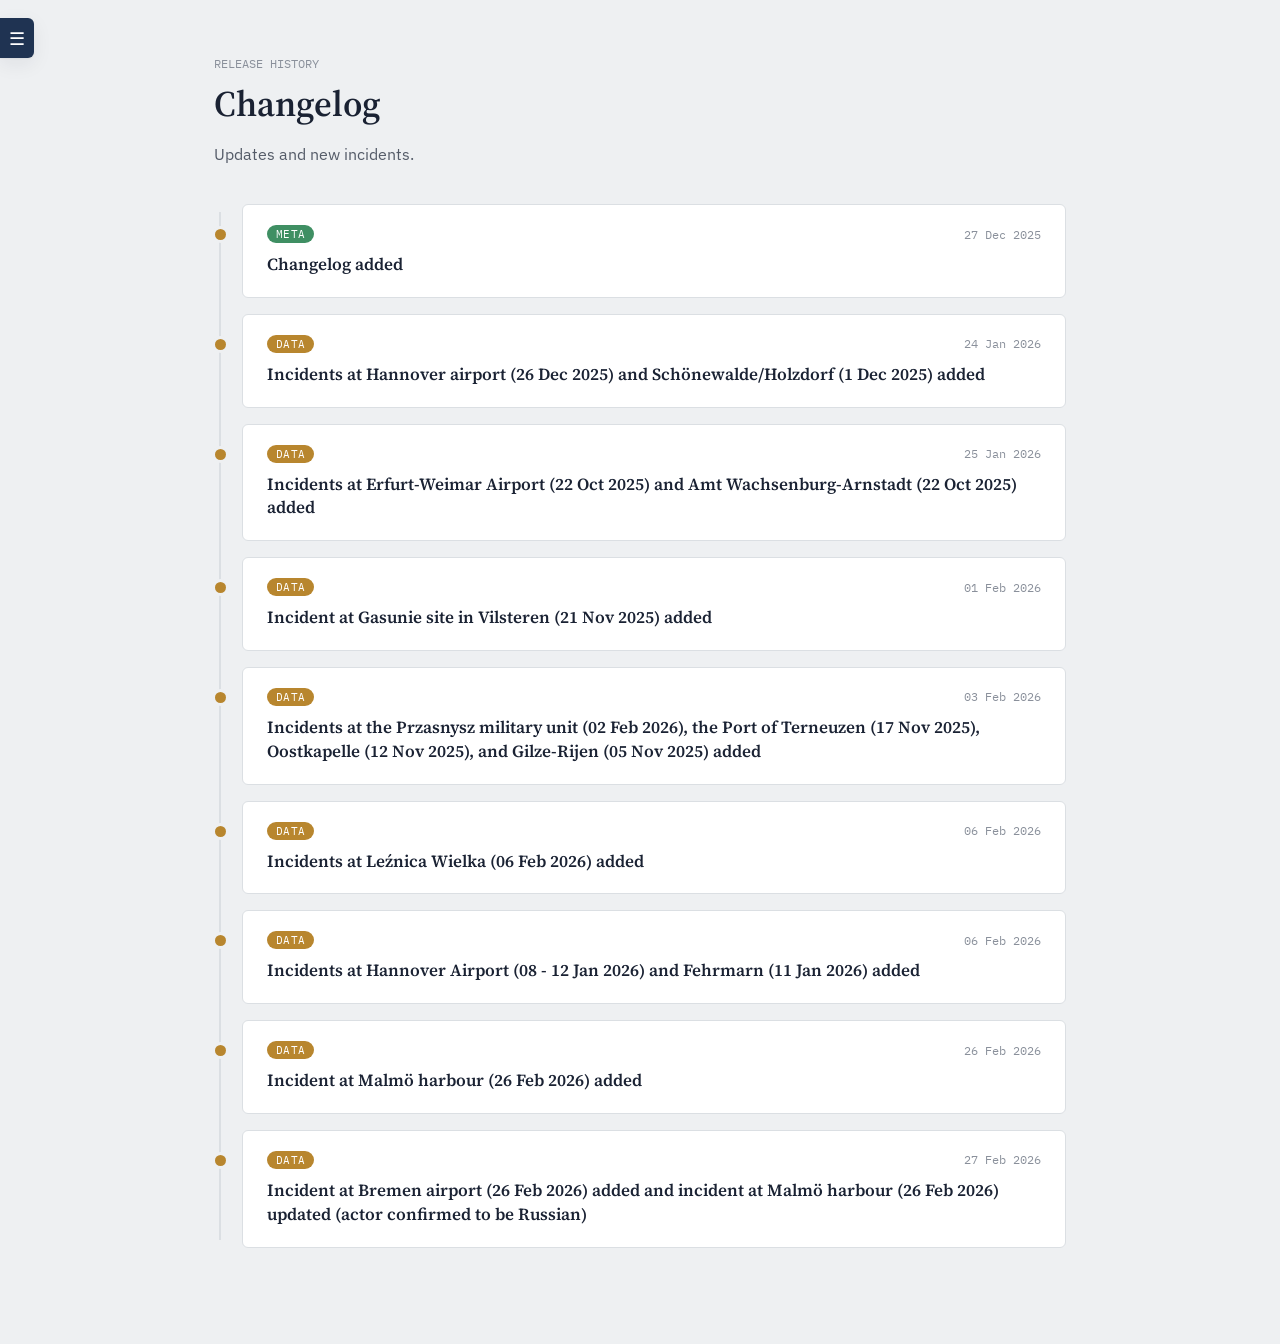
<file: changelog-2.html>
<!DOCTYPE html>
<html lang="en">
<head>
<meta charset="UTF-8">
<title>Changelog</title>
<meta name="viewport" content="width=device-width, initial-scale=1.0">

<link rel="preconnect" href="https://fonts.googleapis.com">
<link href="https://fonts.googleapis.com/css2?family=Source+Serif+4:opsz,wght@8..60,500;8..60,600&family=IBM+Plex+Sans:wght@400;500;600&family=IBM+Plex+Mono:wght@400;500&display=swap" rel="stylesheet">
<link rel="stylesheet" href="style.css">

<style>
.container { transition: margin-left 0.25s ease; }

/* =========================
   TIMELINE RAIL
========================= */
.release-list {
  position: relative;
  padding-left: 28px;
}

.release-list::before {
  content: '';
  position: absolute;
  left: 5px;
  top: 8px;
  bottom: 8px;
  width: 2px;
  background: var(--line);
}

/* =========================
   RELEASE BLOCKS
========================= */
.release {
  position: relative;
  background: var(--surface);
  border: 1px solid var(--line);
  border-radius: var(--radius);
  padding: 20px 24px;
  margin-bottom: 16px;
  transition: box-shadow 0.15s ease, border-color 0.15s ease, transform 0.15s ease;
}

.release:hover {
  box-shadow: var(--shadow);
  border-color: var(--line-soft);
  transform: translateY(-1px);
}

.release::before {
  content: '';
  position: absolute;
  left: -28.5px;
  top: 24px;
  width: 11px;
  height: 11px;
  border-radius: 50%;
  background: var(--amber);
  box-shadow: 0 0 0 3px var(--bg);
}

.release-header {
  display: flex;
  align-items: center;
  justify-content: space-between;
  margin-bottom: 10px;
  flex-wrap: wrap;
  gap: 8px;
}

.release-header-left {
  display: flex;
  align-items: center;
  gap: 10px;
}

.release-title {
  font-family: var(--font-display);
  font-size: 17px;
  font-weight: 600;
  color: var(--ink);
  line-height: 1.4;
}

.release-date {
  font-family: var(--font-mono);
  font-size: 12px;
  color: var(--ink-faint);
  white-space: nowrap;
}

/* =========================
   CHANGE LIST
========================= */
.release ul {
  padding-left: 20px;
  margin: 0;
}

.release li {
  margin-bottom: 8px;
  line-height: 1.5;
  color: var(--ink-soft);
  font-size: 15px;
}

/* =========================
   TAGS
========================= */
.tag {
  display: inline-block;
  padding: 2px 9px;
  border-radius: 20px;
  font-size: 10.5px;
  font-family: var(--font-mono);
  letter-spacing: 0.3px;
  text-transform: uppercase;
  color: white;
  flex-shrink: 0;
}

.tag.ui { background: var(--red); }
.tag.data { background: var(--amber); }
.tag.mobile { background: #3B6EA5; }
.tag.meta { background: #3F8F63; }

/* =========================
   MOBILE
========================= */
@media (max-width: 600px) {
  .release-list { padding-left: 22px; }
  .release-list::before { left: 4px; }
  .release::before { left: -22.5px; }
  .release { padding: 16px 18px; }
  .release-title { font-size: 16px; }
}
</style>
</head>

<body>

<!-- Sidebar -->
<div id="sidebar">
  <div id="sidebar-content">
    <div class="sidebar-mark">Hyboundry</div>
    <div class="sidebar-tag">INCIDENT TRACKER</div>
    <nav>
      <a href="index.html"><span class="nav-icon">⌂</span> Home</a>
      <a href="map.html"><span class="nav-icon">◈</span> Map</a>
      <a href="heatmap.html"><span class="nav-icon">▦</span> Intensity</a>
      <a href="calendar.html"><span class="nav-icon">▤</span> Calendar</a>
      <a href="changelog.html" class="current"><span class="nav-icon">◷</span> Changelog</a>
      <a href="info.html"><span class="nav-icon">ⓘ</span> Info</a>
    </nav>
    <a class="sidebar-social" href="https://x.com/hyboundry" target="_blank" rel="noopener noreferrer" aria-label="Hyboundry on X">
      <svg viewBox="0 0 24 24" width="22" height="22" fill="currentColor" aria-hidden="true"><path d="M18.244 2.25h3.308l-7.227 8.26 8.502 11.24H16.17l-5.214-6.817L4.99 21.75H1.68l7.73-8.835L1.254 2.25H8.08l4.713 6.231zm-1.161 17.52h1.833L7.084 4.126H5.117z"/></svg>
    </a>
  </div>
</div>
<div id="sidebar-handle">&#9776;</div>

<!-- Page Content -->
<div class="container page">
  <div class="page-eyebrow">RELEASE HISTORY</div>
  <h1>Changelog</h1>
  <p class="lede">Updates and new incidents.</p>

  <div class="release-list">

  <div class="release">
    <div class="release-header">
      <div class="release-header-left">
        <span class="tag meta">Meta</span>
      </div>
      <div class="release-date">27 Dec 2025</div>
    </div>
    <div class="release-title">Changelog added</div>
  </div>

  <div class="release">
    <div class="release-header">
      <div class="release-header-left">
        <span class="tag data">Data</span>
      </div>
      <div class="release-date">24 Jan 2026</div>
    </div>
    <div class="release-title">Incidents at Hannover airport (26 Dec 2025) and Schönewalde/Holzdorf (1 Dec 2025) added</div>
  </div>

  <div class="release">
    <div class="release-header">
      <div class="release-header-left">
        <span class="tag data">Data</span>
      </div>
      <div class="release-date">25 Jan 2026</div>
    </div>
    <div class="release-title">Incidents at Erfurt-Weimar Airport (22 Oct 2025) and Amt Wachsenburg-Arnstadt (22 Oct 2025) added</div>
  </div>

  <div class="release">
    <div class="release-header">
      <div class="release-header-left">
        <span class="tag data">Data</span>
      </div>
      <div class="release-date">01 Feb 2026</div>
    </div>
    <div class="release-title">Incident at Gasunie site in Vilsteren (21 Nov 2025) added</div>
  </div>

  <div class="release">
    <div class="release-header">
      <div class="release-header-left">
        <span class="tag data">Data</span>
      </div>
      <div class="release-date">03 Feb 2026</div>
    </div>
    <div class="release-title">Incidents at the Przasnysz military unit (02 Feb 2026), the Port of Terneuzen (17 Nov 2025), Oostkapelle (12 Nov 2025), and Gilze-Rijen (05 Nov 2025) added</div>
  </div>

  <div class="release">
    <div class="release-header">
      <div class="release-header-left">
        <span class="tag data">Data</span>
      </div>
      <div class="release-date">06 Feb 2026</div>
    </div>
    <div class="release-title">Incidents at Leźnica Wielka (06 Feb 2026) added</div>
  </div>

  <div class="release">
    <div class="release-header">
      <div class="release-header-left">
        <span class="tag data">Data</span>
      </div>
      <div class="release-date">06 Feb 2026</div>
    </div>
    <div class="release-title">Incidents at Hannover Airport (08 - 12 Jan 2026) and Fehrmarn (11 Jan 2026) added</div>
  </div>

  <div class="release">
    <div class="release-header">
      <div class="release-header-left">
        <span class="tag data">Data</span>
      </div>
      <div class="release-date">26 Feb 2026</div>
    </div>
    <div class="release-title">Incident at Malmö harbour (26 Feb 2026) added</div>
  </div>

  <div class="release">
    <div class="release-header">
      <div class="release-header-left">
        <span class="tag data">Data</span>
      </div>
      <div class="release-date">27 Feb 2026</div>
    </div>
    <div class="release-title">Incident at Bremen airport (26 Feb 2026) added and incident at Malmö harbour (26 Feb 2026) updated (actor confirmed to be Russian)</div>
  </div>

  </div>
</div>

<!-- Sidebar Logic (overlay, no content movement) -->
<script>
const sidebar = document.getElementById('sidebar');
const handle = document.getElementById('sidebar-handle');

handle.addEventListener('click', () => {
  const open = sidebar.classList.toggle('sidebar-open');
  handle.style.transform = open ? 'translateX(240px)' : 'translateX(0)';
  handle.innerHTML = open ? '&times;' : '&#9776;';
});
</script>

</body>
</html>
</file>
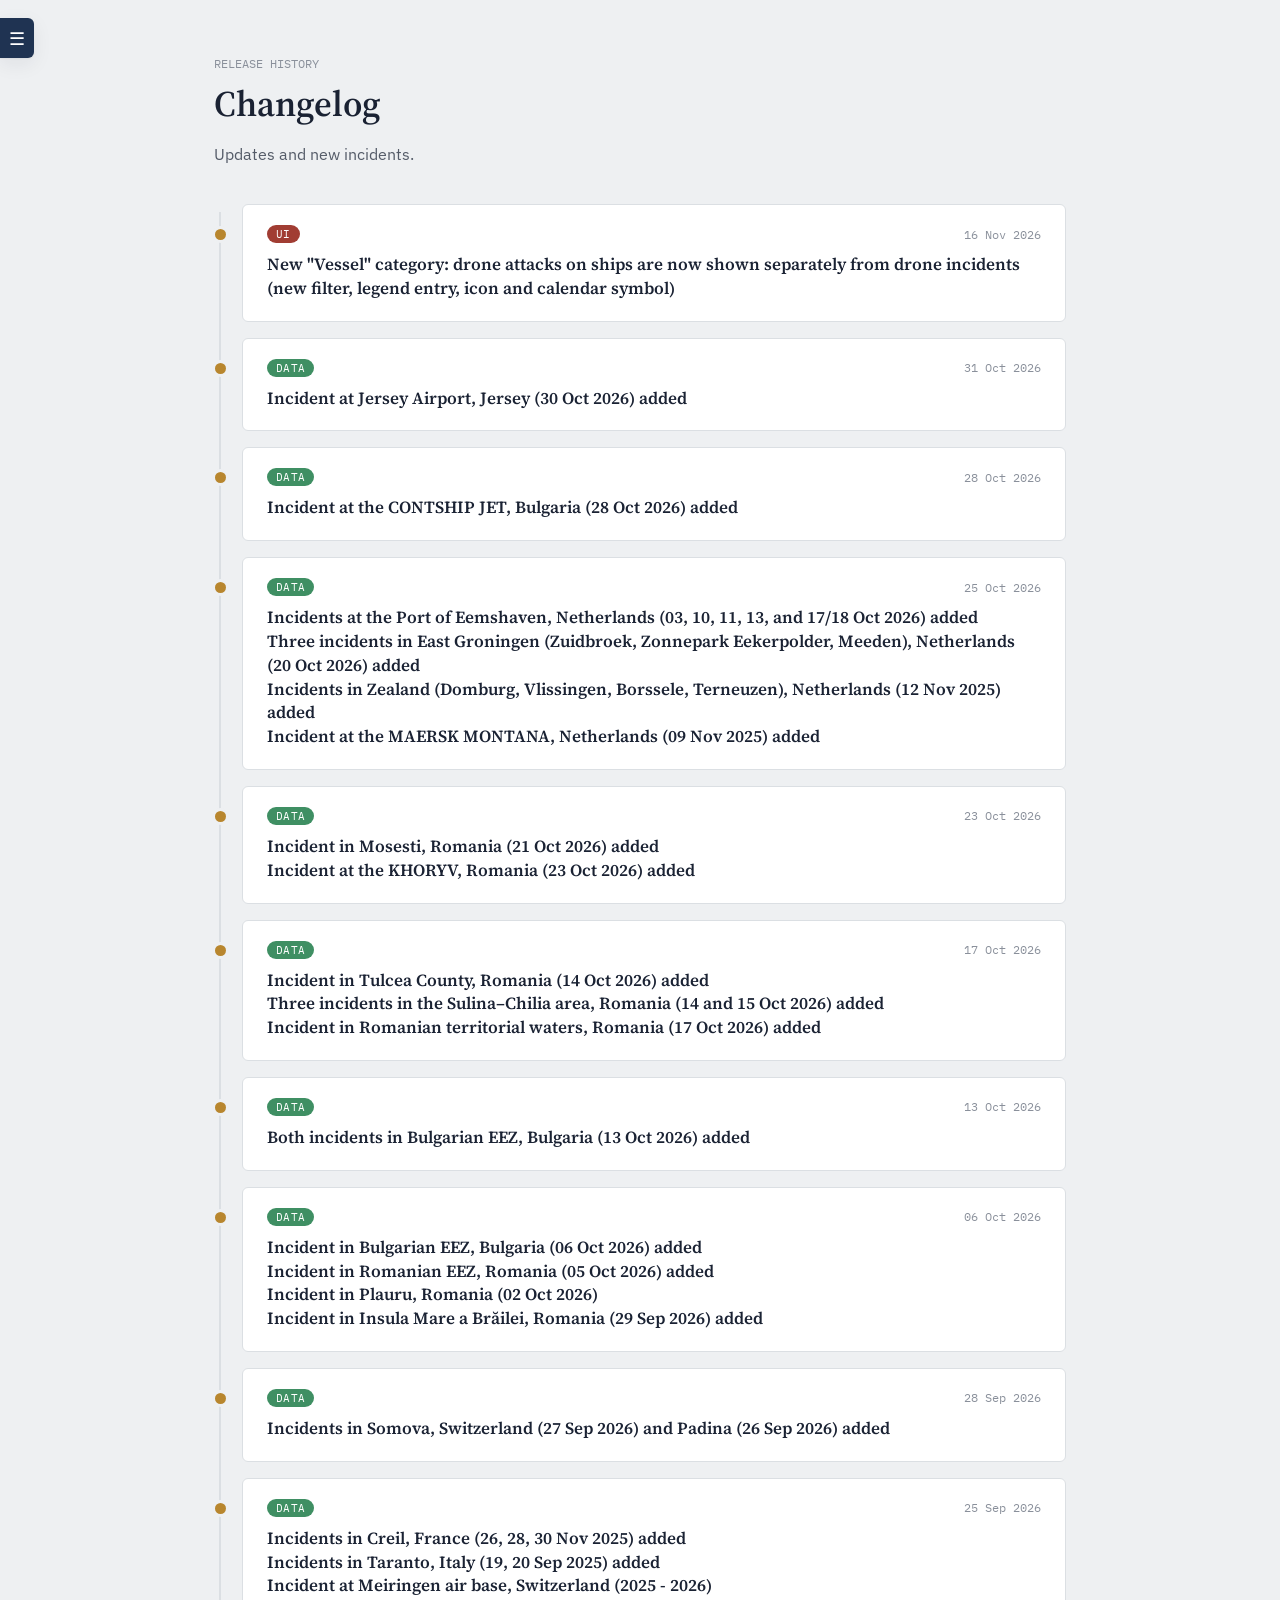
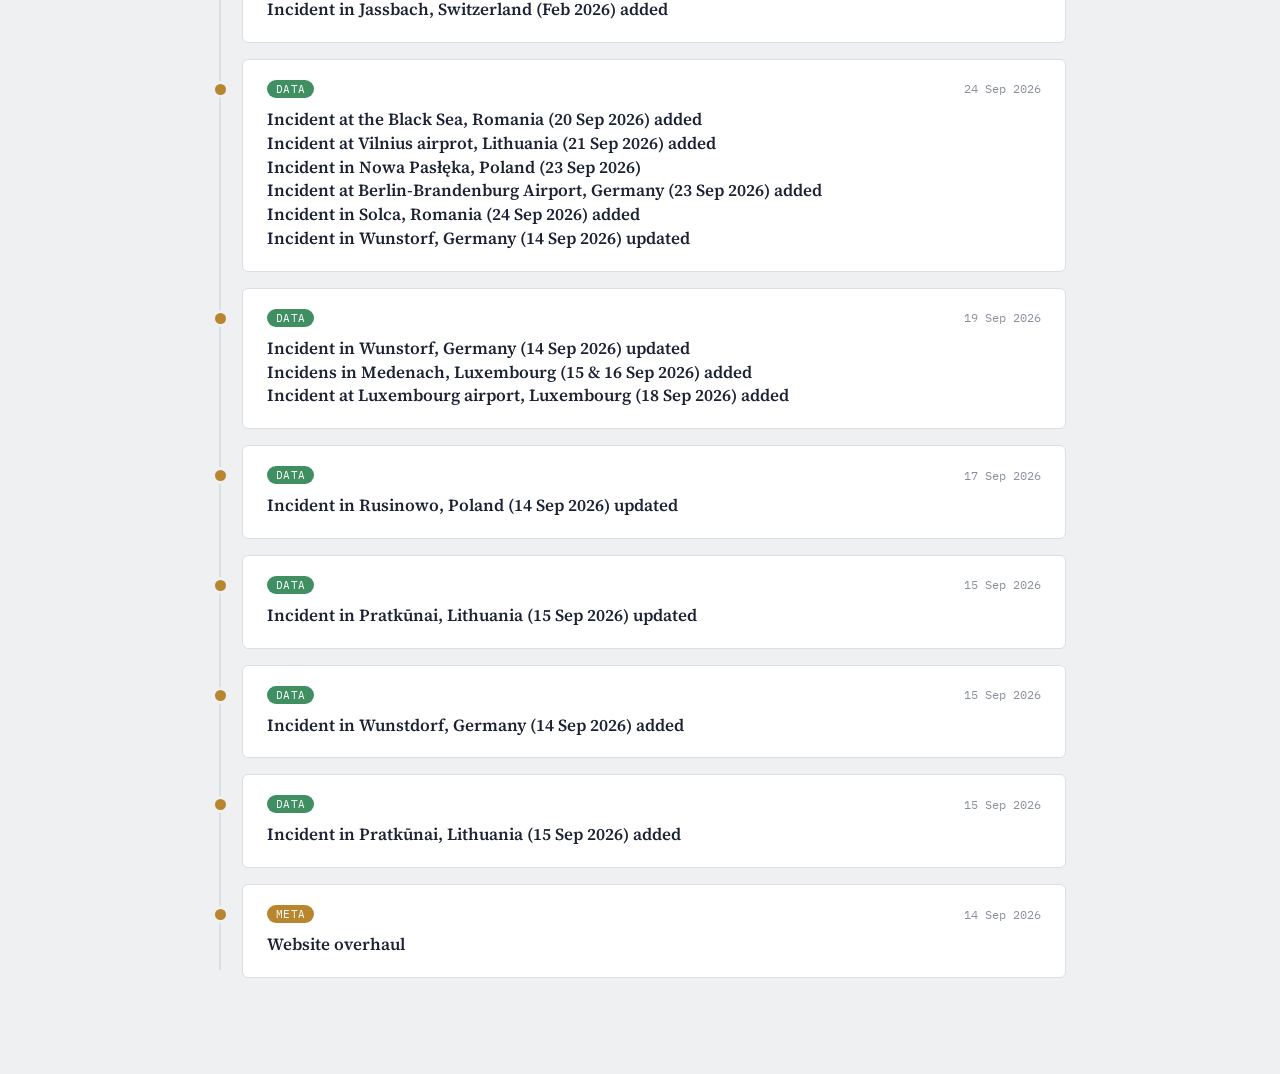
<file: changelog.html>
<!DOCTYPE html>
<html lang="en">
<head>
<meta charset="UTF-8">
<title>DroneSentry - Changelog</title>
<meta name="viewport" content="width=device-width, initial-scale=1.0">
<link rel="icon" href="icons/favicon.ico" sizes="any">
<link rel="icon" href="icons/favicon-32.png" type="image/png">
<link rel="apple-touch-icon" href="icons/apple-touch-icon.png">

<link rel="preconnect" href="https://fonts.googleapis.com">
<link href="https://fonts.googleapis.com/css2?family=Source+Serif+4:opsz,wght@8..60,500;8..60,600&family=IBM+Plex+Sans:wght@400;500;600&family=IBM+Plex+Mono:wght@400;500&display=swap" rel="stylesheet">
<link rel="stylesheet" href="style.css">

<style>
.container { transition: margin-left 0.25s ease; }

/* =========================
   TIMELINE RAIL
========================= */
.release-list {
  position: relative;
  padding-left: 28px;
}

.release-list::before {
  content: '';
  position: absolute;
  left: 5px;
  top: 8px;
  bottom: 8px;
  width: 2px;
  background: var(--line);
}

/* =========================
   RELEASE BLOCKS
========================= */
.release {
  position: relative;
  background: var(--surface);
  border: 1px solid var(--line);
  border-radius: var(--radius);
  padding: 20px 24px;
  margin-bottom: 16px;
  transition: box-shadow 0.15s ease, border-color 0.15s ease, transform 0.15s ease;
}

.release:hover {
  box-shadow: var(--shadow);
  border-color: var(--line-soft);
  transform: translateY(-1px);
}

.release::before {
  content: '';
  position: absolute;
  left: -28.5px;
  top: 24px;
  width: 11px;
  height: 11px;
  border-radius: 50%;
  background: var(--amber);
  box-shadow: 0 0 0 3px var(--bg);
}

.release-header {
  display: flex;
  align-items: center;
  justify-content: space-between;
  margin-bottom: 10px;
  flex-wrap: wrap;
  gap: 8px;
}

.release-header-left {
  display: flex;
  align-items: center;
  gap: 10px;
}

.release-title {
  font-family: var(--font-display);
  font-size: 17px;
  font-weight: 600;
  color: var(--ink);
  line-height: 1.4;
}

.release-date {
  font-family: var(--font-mono);
  font-size: 12px;
  color: var(--ink-faint);
  white-space: nowrap;
}

/* =========================
   CHANGE LIST
========================= */
.release ul {
  padding-left: 20px;
  margin: 0;
}

.release li {
  margin-bottom: 8px;
  line-height: 1.5;
  color: var(--ink-soft);
  font-size: 15px;
}

/* =========================
   TAGS
========================= */
.tag {
  display: inline-block;
  padding: 2px 9px;
  border-radius: 20px;
  font-size: 10.5px;
  font-family: var(--font-mono);
  letter-spacing: 0.3px;
  text-transform: uppercase;
  color: white;
  flex-shrink: 0;
}

.tag.ui { background: var(--red); }
.tag.data { background: var(--amber); }
.tag.mobile { background: #3B6EA5; }
.tag.meta { background: #3F8F63; }

/* =========================
   MOBILE
========================= */
@media (max-width: 600px) {
  .release-list { padding-left: 22px; }
  .release-list::before { left: 4px; }
  .release::before { left: -22.5px; }
  .release { padding: 16px 18px; }
  .release-title { font-size: 16px; }
}
</style>
</head>

<body>

<!-- Sidebar -->
<div id="sidebar">
  <div id="sidebar-content">
    <div class="sidebar-mark">DroneSentry</div>
    <div class="sidebar-tag">INCIDENT TRACKER</div>
    <nav>
      <a href="index.html"><span class="nav-icon">⌂</span> Home</a>
      <a href="map.html"><span class="nav-icon">◈</span> Map</a>
      <a href="intensity.html"><span class="nav-icon">▦</span> Intensity</a>
      <a href="calendar.html"><span class="nav-icon">▤</span> Calendar</a>
      <a href="changelog.html" class="current"><span class="nav-icon">◷</span> Changelog</a>
      <a href="info.html"><span class="nav-icon">ⓘ</span> Info</a>
    </nav>
    <a class="sidebar-social" href="https://x.com/drone_sentry" target="_blank" rel="noopener noreferrer" aria-label="DroneSentry on X">
      <svg viewBox="0 0 24 24" width="22" height="22" fill="currentColor" aria-hidden="true"><path d="M18.244 2.25h3.308l-7.227 8.26 8.502 11.24H16.17l-5.214-6.817L4.99 21.75H1.68l7.73-8.835L1.254 2.25H8.08l4.713 6.231zm-1.161 17.52h1.833L7.084 4.126H5.117z"/></svg>
    </a>
  </div>
</div>
<div id="sidebar-handle">&#9776;</div>

<!-- Page Content -->
<div class="container page">
  <div class="page-eyebrow">RELEASE HISTORY</div>
  <h1>Changelog</h1>
  <p class="lede">Updates and new incidents.</p>

  <div class="release-list">

  <div class="release">
    <div class="release-header">
      <div class="release-header-left">
        <span class="tag ui">UI</span>
      </div>
      <div class="release-date">16 Nov 2026</div>
    </div>
    <div class="release-title">New "Vessel" category: drone attacks on ships are now shown separately from drone incidents (new filter, legend entry, icon and calendar symbol)</div>
  </div>

                                                    <div class="release">
    <div class="release-header">
      <div class="release-header-left">
        <span class="tag meta">Data</span>
      </div>
      <div class="release-date">31 Oct 2026</div>
    </div>
    <div class="release-title"> Incident at Jersey Airport, Jersey (30 Oct 2026) added </div>
  </div>

                                               <div class="release">
    <div class="release-header">
      <div class="release-header-left">
        <span class="tag meta">Data</span>
      </div>
      <div class="release-date">28 Oct 2026</div>
    </div>
    <div class="release-title"> Incident at the CONTSHIP JET, Bulgaria (28 Oct 2026) added </div>
  </div>

                                          <div class="release">
    <div class="release-header">
      <div class="release-header-left">
        <span class="tag meta">Data</span>
      </div>
      <div class="release-date">25 Oct 2026</div>
    </div>
    <div class="release-title"> Incidents at the Port of Eemshaven, Netherlands (03, 10, 11, 13, and 17/18 Oct 2026) added <br> Three incidents in East Groningen (Zuidbroek, Zonnepark Eekerpolder, Meeden), Netherlands (20 Oct 2026) added <br> Incidents in Zealand (Domburg, Vlissingen, Borssele, Terneuzen), Netherlands (12 Nov 2025) added <br> Incident at the MAERSK MONTANA, Netherlands (09 Nov 2025) added</div>
  </div>

                                          <div class="release">
    <div class="release-header">
      <div class="release-header-left">
        <span class="tag meta">Data</span>
      </div>
      <div class="release-date">23 Oct 2026</div>
    </div>
    <div class="release-title"> Incident in Mosesti, Romania (21 Oct 2026) added <br> Incident at the KHORYV, Romania (23 Oct 2026) added </div>
  </div>

                                     <div class="release">
    <div class="release-header">
      <div class="release-header-left">
        <span class="tag meta">Data</span>
      </div>
      <div class="release-date">17 Oct 2026</div>
    </div>
    <div class="release-title"> Incident in Tulcea County, Romania (14 Oct 2026) added <br> Three incidents in the Sulina–Chilia area, Romania (14 and 15 Oct 2026) added <br> Incident in Romanian territorial waters, Romania (17 Oct 2026) added</div>
  </div>

                                     <div class="release">
    <div class="release-header">
      <div class="release-header-left">
        <span class="tag meta">Data</span>
      </div>
      <div class="release-date">13 Oct 2026</div>
    </div>
    <div class="release-title"> Both incidents in Bulgarian EEZ, Bulgaria (13 Oct 2026) added </div>
  </div>

                                <div class="release">
    <div class="release-header">
      <div class="release-header-left">
        <span class="tag meta">Data</span>
      </div>
      <div class="release-date">06 Oct 2026</div>
    </div>
    <div class="release-title"> Incident in Bulgarian EEZ, Bulgaria (06 Oct 2026) added <br> Incident in Romanian EEZ, Romania (05 Oct 2026) added <br> Incident in Plauru, Romania (02 Oct 2026) <br> Incident in Insula Mare a Brăilei, Romania (29 Sep 2026) added </div>
  </div>

                           <div class="release">
    <div class="release-header">
      <div class="release-header-left">
        <span class="tag meta">Data</span>
      </div>
      <div class="release-date">28 Sep 2026</div>
    </div>
    <div class="release-title"> Incidents in Somova, Switzerland (27 Sep 2026) and Padina (26 Sep 2026) added</div>
  </div>

                      <div class="release">
    <div class="release-header">
      <div class="release-header-left">
        <span class="tag meta">Data</span>
      </div>
      <div class="release-date">25 Sep 2026</div>
    </div>
    <div class="release-title">Incidents in Creil, France (26, 28, 30 Nov 2025) added <br> Incidents in Taranto, Italy (19, 20 Sep 2025) added <br> Incident at Meiringen air base, Switzerland (2025 - 2026) <br> Incident in Jassbach, Switzerland (Feb 2026)  added</div>
  </div>

      <div class="release">
         <div class="release-header">
      <div class="release-header-left">
        <span class="tag meta">Data</span>
      </div>
      <div class="release-date">24 Sep 2026</div>
    </div>
    <div class="release-title">Incident at the Black Sea, Romania (20 Sep 2026) added <br> Incident at Vilnius airprot, Lithuania (21 Sep 2026) added <br> Incident in Nowa Pasłęka, Poland (23 Sep 2026) <br> Incident at Berlin-Brandenburg Airport, Germany (23 Sep 2026) added <br> Incident in Solca, Romania (24 Sep 2026) added <br> Incident in Wunstorf, Germany (14 Sep 2026) updated </div>
  </div>

                 <div class="release">
    <div class="release-header">
      <div class="release-header-left">
        <span class="tag meta">Data</span>
      </div>
      <div class="release-date">19 Sep 2026</div>
    </div>
    <div class="release-title">Incident in Wunstorf, Germany (14 Sep 2026) updated <br> Incidens in Medenach, Luxembourg (15 & 16 Sep 2026) added <br> Incident at Luxembourg airport, Luxembourg (18 Sep 2026) added </div>
  </div>

            <div class="release">
    <div class="release-header">
      <div class="release-header-left">
        <span class="tag meta">Data</span>
      </div>
      <div class="release-date">17 Sep 2026</div>
    </div>
    <div class="release-title">Incident in Rusinowo, Poland (14 Sep 2026) updated</div>
  </div>

       <div class="release">
    <div class="release-header">
      <div class="release-header-left">
        <span class="tag meta">Data</span>
      </div>
      <div class="release-date">15 Sep 2026</div>
    </div>
    <div class="release-title">Incident in Pratkūnai, Lithuania (15 Sep 2026) updated</div>
  </div>
     
       <div class="release">
    <div class="release-header">
      <div class="release-header-left">
        <span class="tag meta">Data</span>
      </div>
      <div class="release-date">15 Sep 2026</div>
    </div>
    <div class="release-title">Incident in Wunstdorf, Germany (14 Sep 2026) added</div>
  </div>

  <div class="release">
    <div class="release-header">
      <div class="release-header-left">
        <span class="tag meta">Data</span>
      </div>
      <div class="release-date">15 Sep 2026</div>
    </div>
    <div class="release-title">Incident in Pratkūnai, Lithuania (15 Sep 2026) added</div>
  </div>

  <div class="release">
    <div class="release-header">
      <div class="release-header-left">
        <span class="tag data">Meta</span>
      </div>
      <div class="release-date">14 Sep 2026</div>
    </div>
    <div class="release-title">Website overhaul</div>
  </div>

  </div>
</div>

<!-- Sidebar Logic (overlay, no content movement) -->
<script>
const sidebar = document.getElementById('sidebar');
const handle = document.getElementById('sidebar-handle');

handle.addEventListener('click', () => {
  const open = sidebar.classList.toggle('sidebar-open');
  handle.style.transform = open ? 'translateX(240px)' : 'translateX(0)';
  handle.innerHTML = open ? '&times;' : '&#9776;';
});
</script>

</body>
</html>
</file>
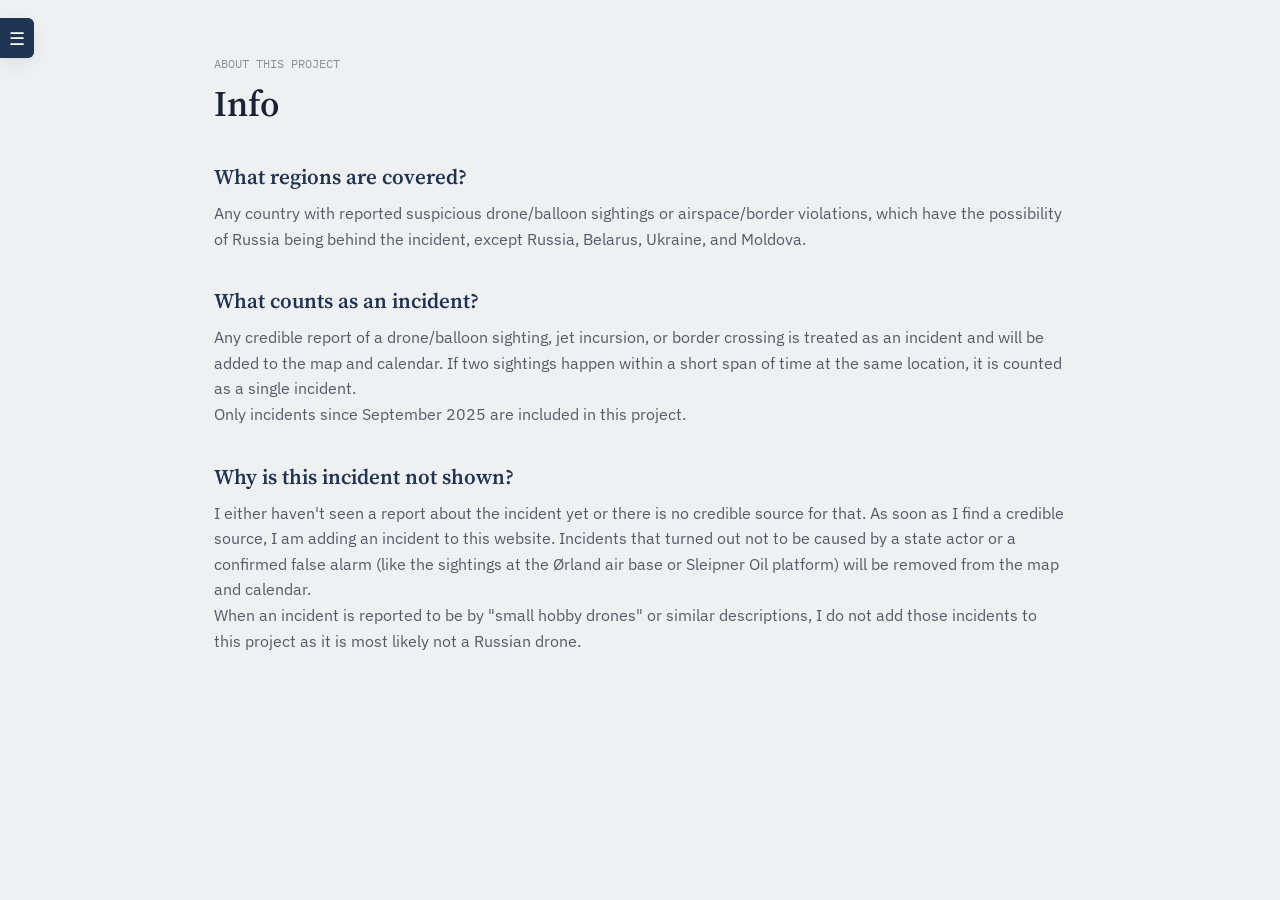
<file: info.html>
<!DOCTYPE html>
<html lang="en">
<head>
<meta charset="UTF-8">
<title>DroneSentry - Info</title>
<meta name="viewport" content="width=device-width, initial-scale=1.0">
<link rel="icon" href="icons/favicon.ico" sizes="any">
<link rel="icon" href="icons/favicon-32.png" type="image/png">
<link rel="apple-touch-icon" href="icons/apple-touch-icon.png">

<link rel="preconnect" href="https://fonts.googleapis.com">
<link href="https://fonts.googleapis.com/css2?family=Source+Serif+4:opsz,wght@8..60,500;8..60,600&family=IBM+Plex+Sans:wght@400;500;600&family=IBM+Plex+Mono:wght@400;500&display=swap" rel="stylesheet">
<link rel="stylesheet" href="style.css">

<style>
.page h2 { font-size: 21px; margin: 34px 0 10px; color: var(--navy); }
.page p { font-size: 16px; line-height: 1.6; color: var(--ink-soft); margin: 0 0 4px; }
</style>
</head>
<body>

<!-- Sidebar -->
<div id="sidebar">
  <div id="sidebar-content">
    <div class="sidebar-mark">DroneSentry</div>
    <div class="sidebar-tag">INCIDENT TRACKER</div>
    <nav>
      <a href="index.html"><span class="nav-icon">⌂</span> Home</a>
      <a href="map.html"><span class="nav-icon">◈</span> Map</a>
      <a href="intensity.html"><span class="nav-icon">▦</span> Intensity</a>
      <a href="calendar.html"><span class="nav-icon">▤</span> Calendar</a>
      <a href="changelog.html"><span class="nav-icon">◷</span> Changelog</a>
      <a href="info.html" class="current"><span class="nav-icon">ⓘ</span> Info</a>
    </nav>
    <a class="sidebar-social" href="https://x.com/drone_sentry" target="_blank" rel="noopener noreferrer" aria-label="DroneSentry on X">
      <svg viewBox="0 0 24 24" width="22" height="22" fill="currentColor" aria-hidden="true"><path d="M18.244 2.25h3.308l-7.227 8.26 8.502 11.24H16.17l-5.214-6.817L4.99 21.75H1.68l7.73-8.835L1.254 2.25H8.08l4.713 6.231zm-1.161 17.52h1.833L7.084 4.126H5.117z"/></svg>
    </a>
  </div>
</div>
<div id="sidebar-handle">&#9776;</div>

<!-- Main Content -->
<div id="main-content" class="page">
  <div class="page-eyebrow">ABOUT THIS PROJECT</div>
  <h1>Info</h1>

  <h2>What regions are covered?</h2>
  <p>Any country with reported suspicious drone/balloon sightings or airspace/border violations, which have the possibility of Russia being behind the incident, except Russia, Belarus, Ukraine, and Moldova.</p>

  <h2>What counts as an incident?</h2>
  <p>Any credible report of a drone/balloon sighting, jet incursion, or border crossing is treated as an incident and will be added to the map and calendar. If two sightings happen within a short span of time at the same location, it is counted as a single incident.<br>Only incidents since September 2025 are included in this project.</p>

  <h2>Why is this incident not shown?</h2>
  <p>I either haven't seen a report about the incident yet or there is no credible source for that. As soon as I find a credible source, I am adding an incident to this website. Incidents that turned out not to be caused by a state actor or a confirmed false alarm (like the sightings at the Ørland air base or Sleipner Oil platform) will be removed from the map and calendar.<br>When an incident is reported to be by "small hobby drones" or similar descriptions, I do not add those incidents to this project as it is most likely not a Russian drone.</p>
</div>

<script>
const sidebar = document.getElementById('sidebar');
const handle = document.getElementById('sidebar-handle');

handle.addEventListener('click', () => {
  const open = sidebar.classList.toggle('sidebar-open');
  handle.style.transform = open ? 'translateX(240px)' : 'translateX(0)';
  handle.innerHTML = open ? '&times;' : '&#9776;';
});
</script>

</body>
</html>
</file>
<file: style.css>
/* =====================================================================
   DRONESENTRY — SHARED STYLESHEET (light / editorial)
   Cool paper-white canvas, a deep navy for identity and structure,
   a muted brick red as the one accent, serif for headings, plain
   sans for reading.
   ===================================================================== */

:root {
  /* Color */
  --bg:         #EEF0F2;   /* page background — cool, quiet slate-white */
  --surface:    #FFFFFF;
  --surface-2:  #F5F6F7;
  --ink:        #1A2233;   /* primary text — near-black navy */
  --ink-soft:   #545B68;   /* secondary text */
  --ink-faint:  #8A909B;
  --navy:       #1F3352;   /* brand rail / buttons */
  --navy-deep:  #16233B;   /* hero / hover-deep */
  --red:        #A13D33;   /* accent — used sparingly */
  --red-deep:   #7E2F27;
  --amber:      #B8862E;
  --line:       #DBDFE3;
  --line-soft:  #E7EAED;

  /* Type */
  --font-display: 'Source Serif 4', Georgia, serif;
  --font-body: 'IBM Plex Sans', -apple-system, sans-serif;
  --font-mono: 'IBM Plex Mono', ui-monospace, monospace;

  --radius: 6px;
  --shadow: 0 1px 2px rgba(22,35,59,0.06), 0 6px 20px rgba(22,35,59,0.07);
  --glow: 0 0 20px rgba(161,61,51,0.16);
}

* { box-sizing: border-box; }

html, body {
  margin: 0;
  background: var(--bg);
  color: var(--ink);
  font-family: var(--font-body);
  -webkit-font-smoothing: antialiased;
}

h1, h2, h3 { font-family: var(--font-display); font-weight: 600; color: var(--ink); }
a { color: var(--navy); }
a:hover { color: var(--red); }

/* =====================================================================
   SIDEBAR — shared across every page
   ===================================================================== */
#sidebar {
  position: fixed;
  top: 0; left: 0;
  width: 240px;
  height: 100%;
  background: var(--navy);
  color: #E9ECF1;
  transform: translateX(-240px);
  transition: transform 0.25s ease;
  z-index: 1000;
  display: flex;
  flex-direction: column;
}
#sidebar.sidebar-open { transform: translateX(0); }

#sidebar-content {
  padding: 28px 22px;
  display: flex;
  flex-direction: column;
  height: 100%;
}

.sidebar-mark {
  font-family: var(--font-display);
  font-size: 22px;
  font-weight: 600;
  color: #fff;
  letter-spacing: 0.2px;
  margin-bottom: 4px;
}
.sidebar-tag {
  font-family: var(--font-mono);
  font-size: 11px;
  color: #8FA0BE;
  margin-bottom: 30px;
  letter-spacing: 0.3px;
}

#sidebar-content nav { display: flex; flex-direction: column; gap: 2px; }
#sidebar-content nav a {
  display: flex;
  align-items: center;
  gap: 10px;
  padding: 10px 10px;
  margin: 0 -10px;
  border-radius: 4px;
  color: #C7CEDA;
  text-decoration: none;
  font-size: 15px;
  border-left: 2px solid transparent;
}
#sidebar-content nav a:hover { background: rgba(255,255,255,0.06); color: #fff; }
#sidebar-content nav a.current {
  color: #fff;
  border-left: 2px solid var(--red);
  background: rgba(255,255,255,0.05);
}
.nav-icon { width: 18px; text-align: center; font-size: 15px; opacity: 0.9; }

.sidebar-social {
  margin-top: auto;
  align-self: flex-end;
  display: inline-flex;
  align-items: center;
  justify-content: center;
  width: 38px;
  height: 38px;
  border-radius: 6px;
  color: #E9ECF1;
  text-decoration: none;
}
.sidebar-social svg { width: 22px; height: 22px; }
.sidebar-social:hover { background: rgba(255,255,255,0.1); color: #fff; }

#sidebar-handle {
  position: fixed;
  top: 18px; left: 0;
  width: 34px; height: 40px;
  background: var(--navy);
  color: #fff;
  border-radius: 0 6px 6px 0;
  display: flex; align-items: center; justify-content: center;
  box-shadow: var(--shadow);
  cursor: pointer;
  font-size: 18px;
  z-index: 1001;
  transition: background 0.15s ease, transform 0.25s ease;
}
#sidebar-handle:hover { background: var(--navy-deep); }

/* =====================================================================
   GENERIC PANEL (used on map/heatmap pages, floating over the map canvas)
   ===================================================================== */
.panel {
  position: absolute;
  background: var(--surface);
  border-radius: var(--radius);
  box-shadow: var(--shadow);
  border: 1px solid var(--line-soft);
  z-index: 1000;
}
.panel-header {
  display: flex;
  justify-content: space-between;
  align-items: center;
  padding: 10px 14px;
  font-family: var(--font-display);
  font-size: 16px;
  font-weight: 600;
  color: var(--ink);
  background: var(--surface-2);
  border-bottom: 1px solid var(--line-soft);
  border-radius: var(--radius) var(--radius) 0 0;
}
.panel button.collapse-btn, .panel button {
  background: none;
  border: none;
  font-size: 14px;
  cursor: pointer;
  color: var(--ink-soft);
}
.panel-content { padding: 12px 14px; font-size: 13.5px; color: var(--ink-soft); line-height: 1.5; }
.collapsed .panel-content { display: none; }

/* Leaflet chrome, kept close to default but tied to the theme's tokens */
.leaflet-popup-content-wrapper {
  background: var(--surface);
  color: var(--ink);
  border: 1px solid var(--line-soft);
  box-shadow: var(--shadow);
}
.leaflet-popup-tip { background: var(--surface); }
.leaflet-control-attribution {
  background: rgba(255,255,255,0.85) !important;
  color: var(--ink-faint) !important;
}
.leaflet-control-attribution a { color: var(--ink-soft) !important; }

/* =====================================================================
   PAGE SHELL (non-map pages)
   ===================================================================== */
.page {
  max-width: 900px;
  margin: 0 auto;
  padding: 56px 24px 80px;
}
.page-eyebrow {
  font-family: var(--font-mono);
  font-size: 12px;
  color: var(--ink-faint);
  margin-bottom: 8px;
}
.page h1 { font-size: 36px; margin: 0 0 10px; }
.page .lede { color: var(--ink-soft); font-size: 16px; max-width: 60ch; margin-bottom: 40px; }

/* Buttons */
.btn {
  display: inline-flex;
  align-items: center;
  gap: 8px;
  padding: 12px 20px;
  background: var(--navy);
  color: #fff;
  text-decoration: none;
  border-radius: 4px;
  font-size: 15px;
  font-weight: 500;
  border: 1px solid var(--navy);
  transition: background 0.15s ease, border-color 0.15s ease;
}
.btn:hover { background: var(--navy-deep); color: #fff; }
</file>
